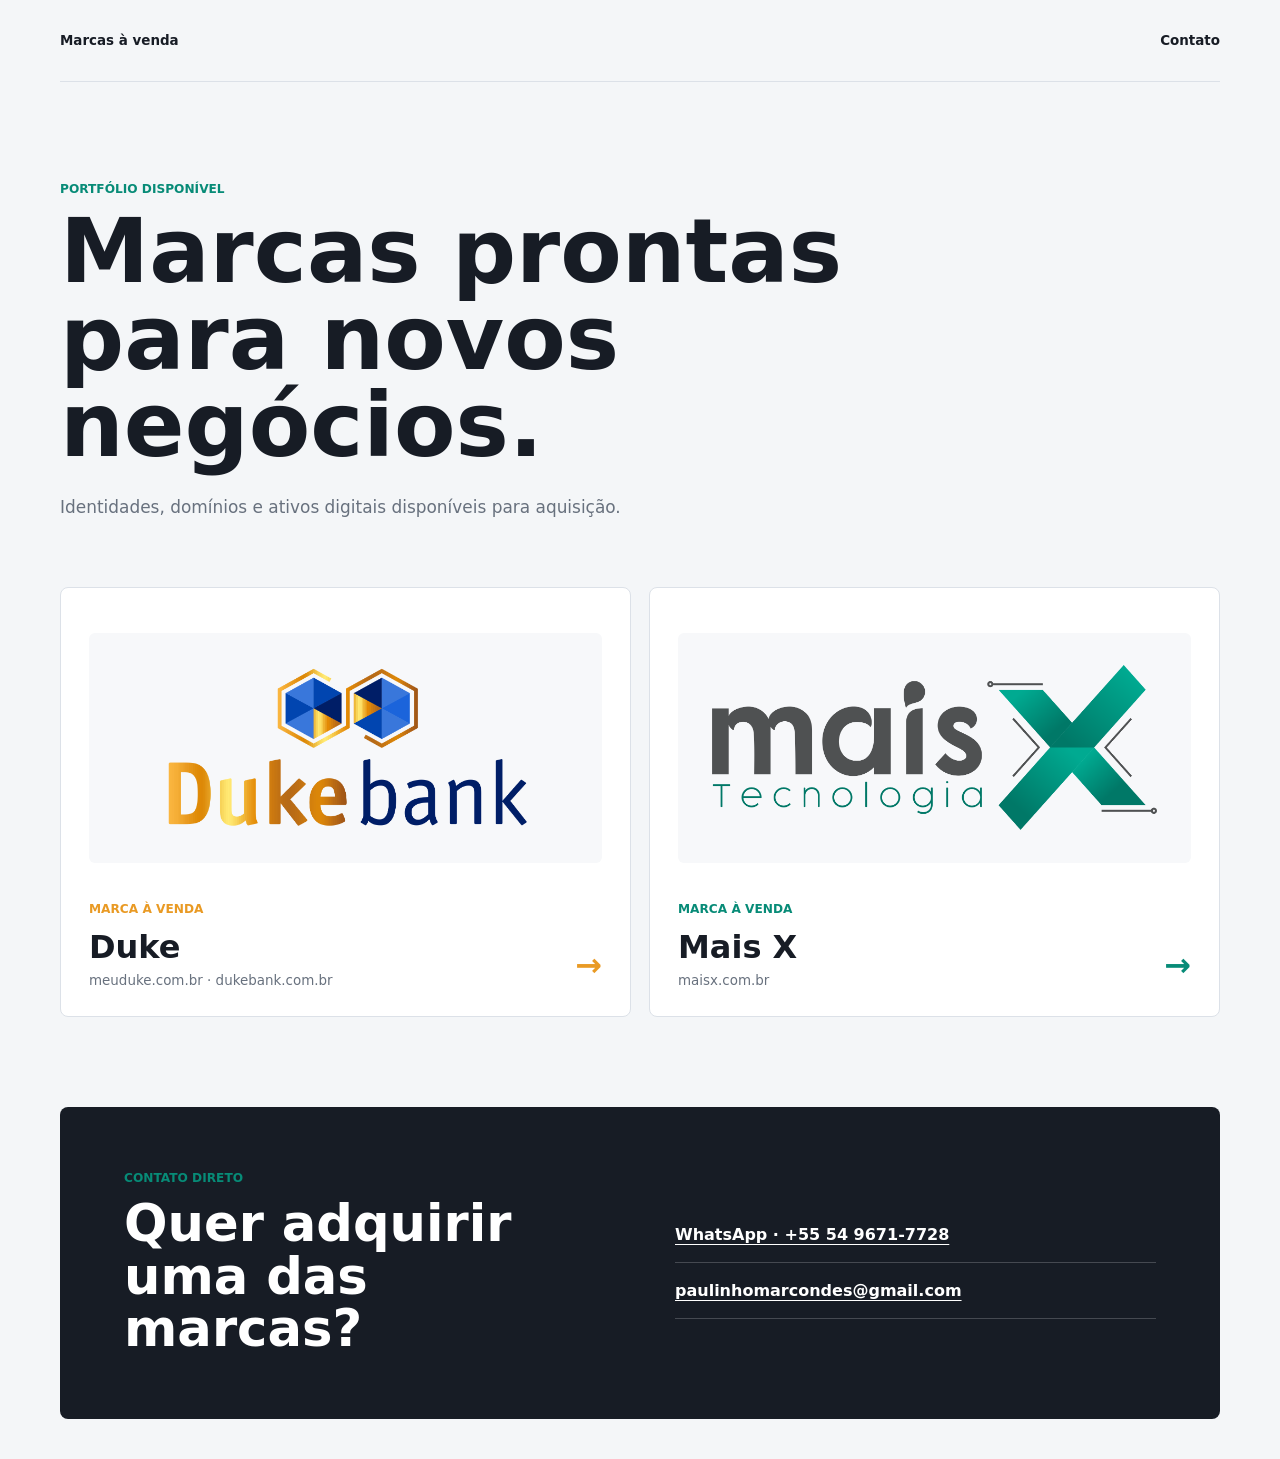
<file: index.html>
<!DOCTYPE html>
<html lang="pt-BR">
  <head>
    <meta charset="UTF-8">
    <meta name="viewport" content="width=device-width, initial-scale=1">
    <title>Marcas à venda</title>
    <meta name="description" content="Portfólio de marcas e ativos digitais disponíveis para aquisição.">
    <meta name="theme-color" content="#171c25">
    <link rel="stylesheet" href="styles.css">
  </head>
  <body>
    <header>
      <a href="#inicio">Marcas à venda</a>
      <a href="#contato">Contato</a>
    </header>

    <main id="inicio">
      <section class="intro">
        <p>Portfólio disponível</p>
        <h1>Marcas prontas para novos negócios.</h1>
        <span>Identidades, domínios e ativos digitais disponíveis para aquisição.</span>
      </section>

      <section class="brands" aria-label="Marcas disponíveis">
        <a class="brand-card duke" href="https://meuduke.com.br">
          <div class="logo-wrap">
            <img src="duke/assets/duke-horizontal.png" alt="Duke Bank">
          </div>
          <div>
            <p>Marca à venda</p>
            <h2>Duke</h2>
            <span>meuduke.com.br · dukebank.com.br</span>
          </div>
          <b aria-hidden="true">→</b>
        </a>

        <a class="brand-card maisx" href="https://maisx.com.br">
          <div class="logo-wrap">
            <img src="maisx/assets/mais-x.png" alt="Mais X Tecnologia">
          </div>
          <div>
            <p>Marca à venda</p>
            <h2>Mais X</h2>
            <span>maisx.com.br</span>
          </div>
          <b aria-hidden="true">→</b>
        </a>
      </section>

      <section class="contact" id="contato">
        <div>
          <p>Contato direto</p>
          <h2>Quer adquirir uma das marcas?</h2>
        </div>
        <div class="contact-actions">
          <a
            href="https://wa.me/555496717728?text=Ol%C3%A1%2C%20tenho%20interesse%20em%20uma%20das%20marcas%20%C3%A0%20venda."
            target="_blank"
            rel="noopener noreferrer"
          >
            WhatsApp · +55 54 9671-7728
          </a>
          <a href="mailto:paulinhomarcondes@gmail.com?subject=Interesse%20em%20marca%20%C3%A0%20venda">
            paulinhomarcondes@gmail.com
          </a>
        </div>
      </section>
    </main>
  </body>
</html>
</file>
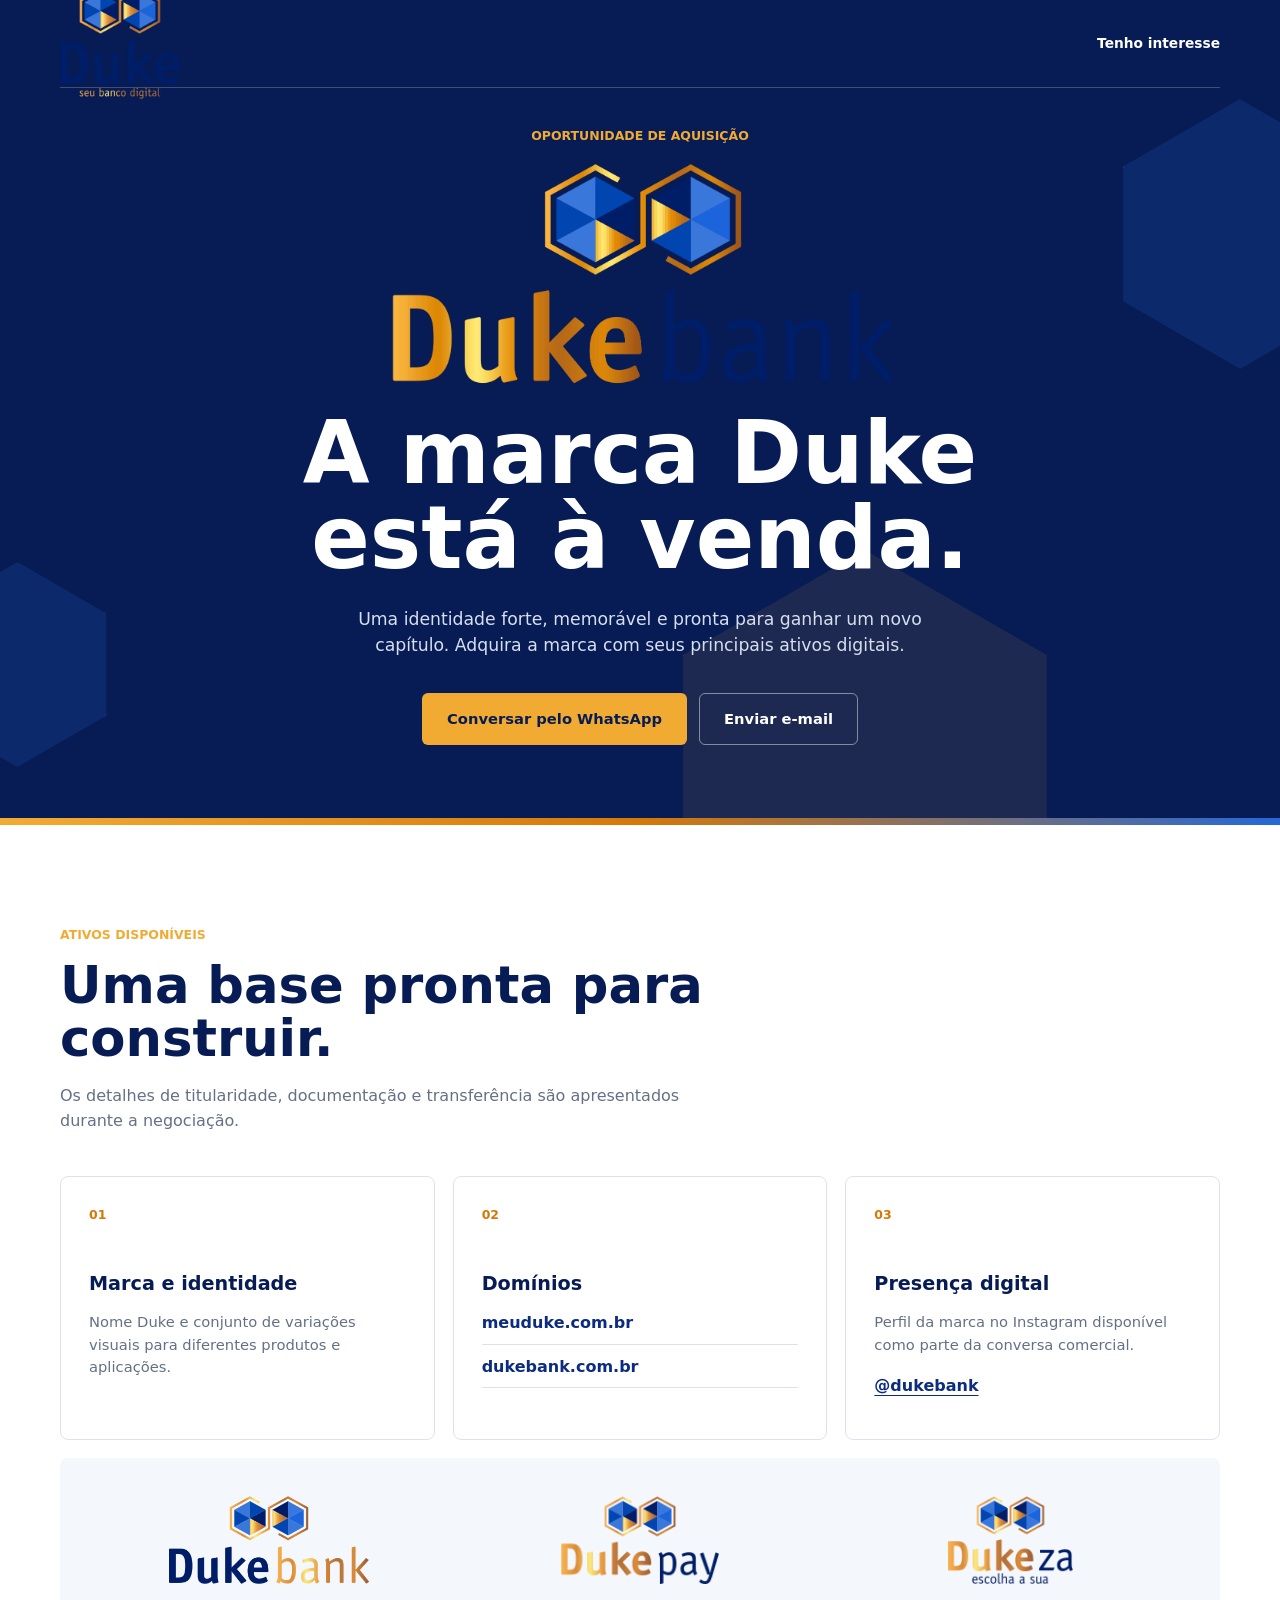
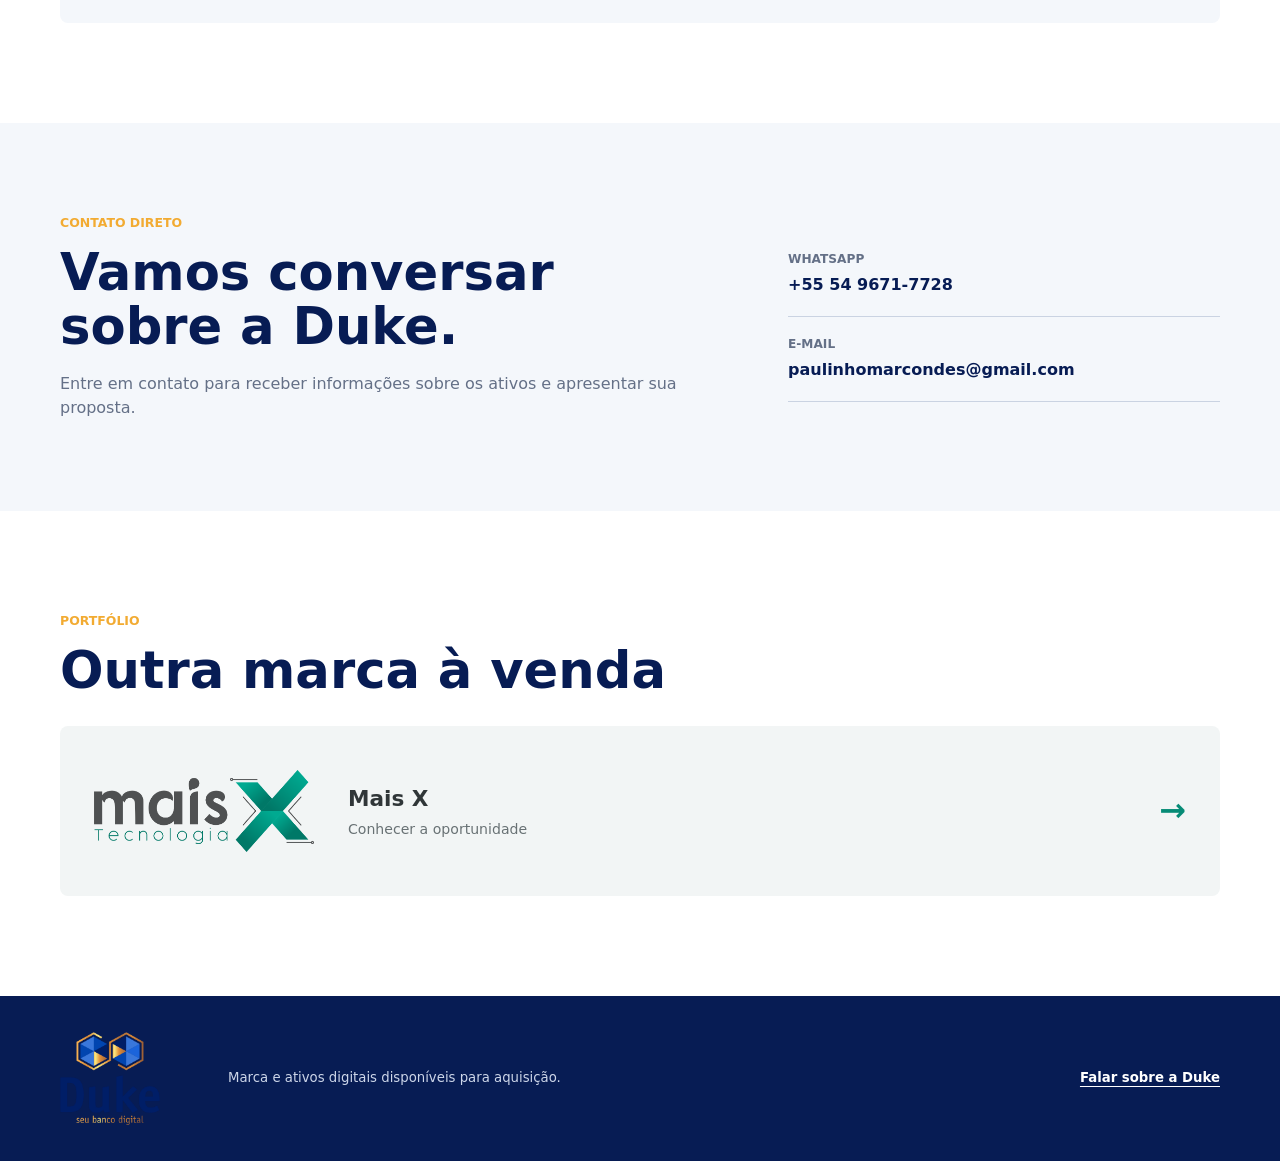
<file: duke/index.html>
<!DOCTYPE html>
<html lang="pt-BR">
  <head>
    <meta charset="UTF-8">
    <meta name="viewport" content="width=device-width, initial-scale=1">
    <title>Duke | Marca e ativos digitais à venda</title>
    <meta
      name="description"
      content="A marca Duke, seus domínios e ativos digitais estão disponíveis para aquisição. Fale diretamente com o proprietário."
    >
    <meta name="theme-color" content="#071c54">
    <meta property="og:type" content="website">
    <meta property="og:locale" content="pt_BR">
    <meta property="og:title" content="Duke | Marca à venda">
    <meta
      property="og:description"
      content="Marca, identidade visual, domínios e presença digital disponíveis para aquisição."
    >
    <meta property="og:image" content="https://meuduke.com.br/assets/duke-horizontal.png">
    <link rel="canonical" href="https://meuduke.com.br/">
    <link rel="icon" type="image/png" href="assets/duke-principal.png">
    <link rel="stylesheet" href="styles.css">
  </head>
  <body>
    <header class="site-header">
      <a class="brand" href="#inicio" aria-label="Duke, início">
        <img src="assets/duke-principal.png" alt="Duke">
      </a>
      <a class="header-contact" href="#contato">Tenho interesse</a>
    </header>

    <main>
      <section class="hero" id="inicio">
        <div class="hero-art" aria-hidden="true">
          <span class="shape shape-one"></span>
          <span class="shape shape-two"></span>
          <span class="shape shape-three"></span>
        </div>

        <div class="hero-content">
          <p class="eyebrow">Oportunidade de aquisição</p>
          <img
            class="hero-logo"
            src="assets/duke-horizontal.png"
            alt="Duke Bank"
            width="2730"
            height="1200"
          >
          <h1>A marca Duke está à venda.</h1>
          <p class="hero-copy">
            Uma identidade forte, memorável e pronta para ganhar um novo capítulo.
            Adquira a marca com seus principais ativos digitais.
          </p>
          <div class="hero-actions">
            <a
              class="button button-primary"
              href="https://wa.me/555496717728?text=Ol%C3%A1%2C%20tenho%20interesse%20na%20marca%20Duke."
              target="_blank"
              rel="noopener noreferrer"
            >
              Conversar pelo WhatsApp
            </a>
            <a class="button button-secondary" href="mailto:paulinhomarcondes@gmail.com?subject=Interesse%20na%20marca%20Duke">
              Enviar e-mail
            </a>
          </div>
        </div>
      </section>

      <section class="assets-section" aria-labelledby="ativos-title">
        <div class="section-heading">
          <p class="eyebrow">Ativos disponíveis</p>
          <h2 id="ativos-title">Uma base pronta para construir.</h2>
          <p>Os detalhes de titularidade, documentação e transferência são apresentados durante a negociação.</p>
        </div>

        <div class="asset-grid">
          <article class="asset-card">
            <span class="asset-number">01</span>
            <h3>Marca e identidade</h3>
            <p>Nome Duke e conjunto de variações visuais para diferentes produtos e aplicações.</p>
          </article>
          <article class="asset-card">
            <span class="asset-number">02</span>
            <h3>Domínios</h3>
            <div class="domain-list">
              <span>meuduke.com.br</span>
              <span>dukebank.com.br</span>
            </div>
          </article>
          <article class="asset-card">
            <span class="asset-number">03</span>
            <h3>Presença digital</h3>
            <p>Perfil da marca no Instagram disponível como parte da conversa comercial.</p>
            <a href="https://www.instagram.com/dukebank/" target="_blank" rel="noopener noreferrer">@dukebank</a>
          </article>
        </div>

        <div class="identity-strip" role="group" aria-label="Variações da identidade visual Duke">
          <img src="assets/duke-bank.png" alt="Variação Duke Bank" loading="lazy">
          <img src="assets/duke-pay.png" alt="Variação Duke Pay" loading="lazy">
          <img src="assets/duke-zap.png" alt="Variação Duke Zap" loading="lazy">
        </div>
      </section>

      <section class="contact-section" id="contato" aria-labelledby="contact-title">
        <div>
          <p class="eyebrow">Contato direto</p>
          <h2 id="contact-title">Vamos conversar sobre a Duke.</h2>
          <p>Entre em contato para receber informações sobre os ativos e apresentar sua proposta.</p>
        </div>
        <div class="contact-links">
          <a
            href="https://wa.me/555496717728?text=Ol%C3%A1%2C%20tenho%20interesse%20na%20marca%20Duke."
            target="_blank"
            rel="noopener noreferrer"
          >
            <span>WhatsApp</span>
            <strong>+55 54 9671-7728</strong>
          </a>
          <a href="mailto:paulinhomarcondes@gmail.com?subject=Interesse%20na%20marca%20Duke">
            <span>E-mail</span>
            <strong>paulinhomarcondes@gmail.com</strong>
          </a>
        </div>
      </section>

      <section class="other-brands" aria-labelledby="other-title">
        <div class="section-heading compact">
          <p class="eyebrow">Portfólio</p>
          <h2 id="other-title">Outra marca à venda</h2>
        </div>
        <a class="brand-card maisx-card" href="https://maisx.com.br">
          <img src="assets/mais-x.png" alt="Mais X Tecnologia" loading="lazy">
          <span>
            <strong>Mais X</strong>
            <small>Conhecer a oportunidade</small>
          </span>
          <b aria-hidden="true">→</b>
        </a>
      </section>
    </main>

    <footer>
      <img src="assets/duke-principal.png" alt="Duke">
      <p>Marca e ativos digitais disponíveis para aquisição.</p>
      <a href="mailto:paulinhomarcondes@gmail.com?subject=Interesse%20na%20marca%20Duke">Falar sobre a Duke</a>
    </footer>
  </body>
</html>
</file>
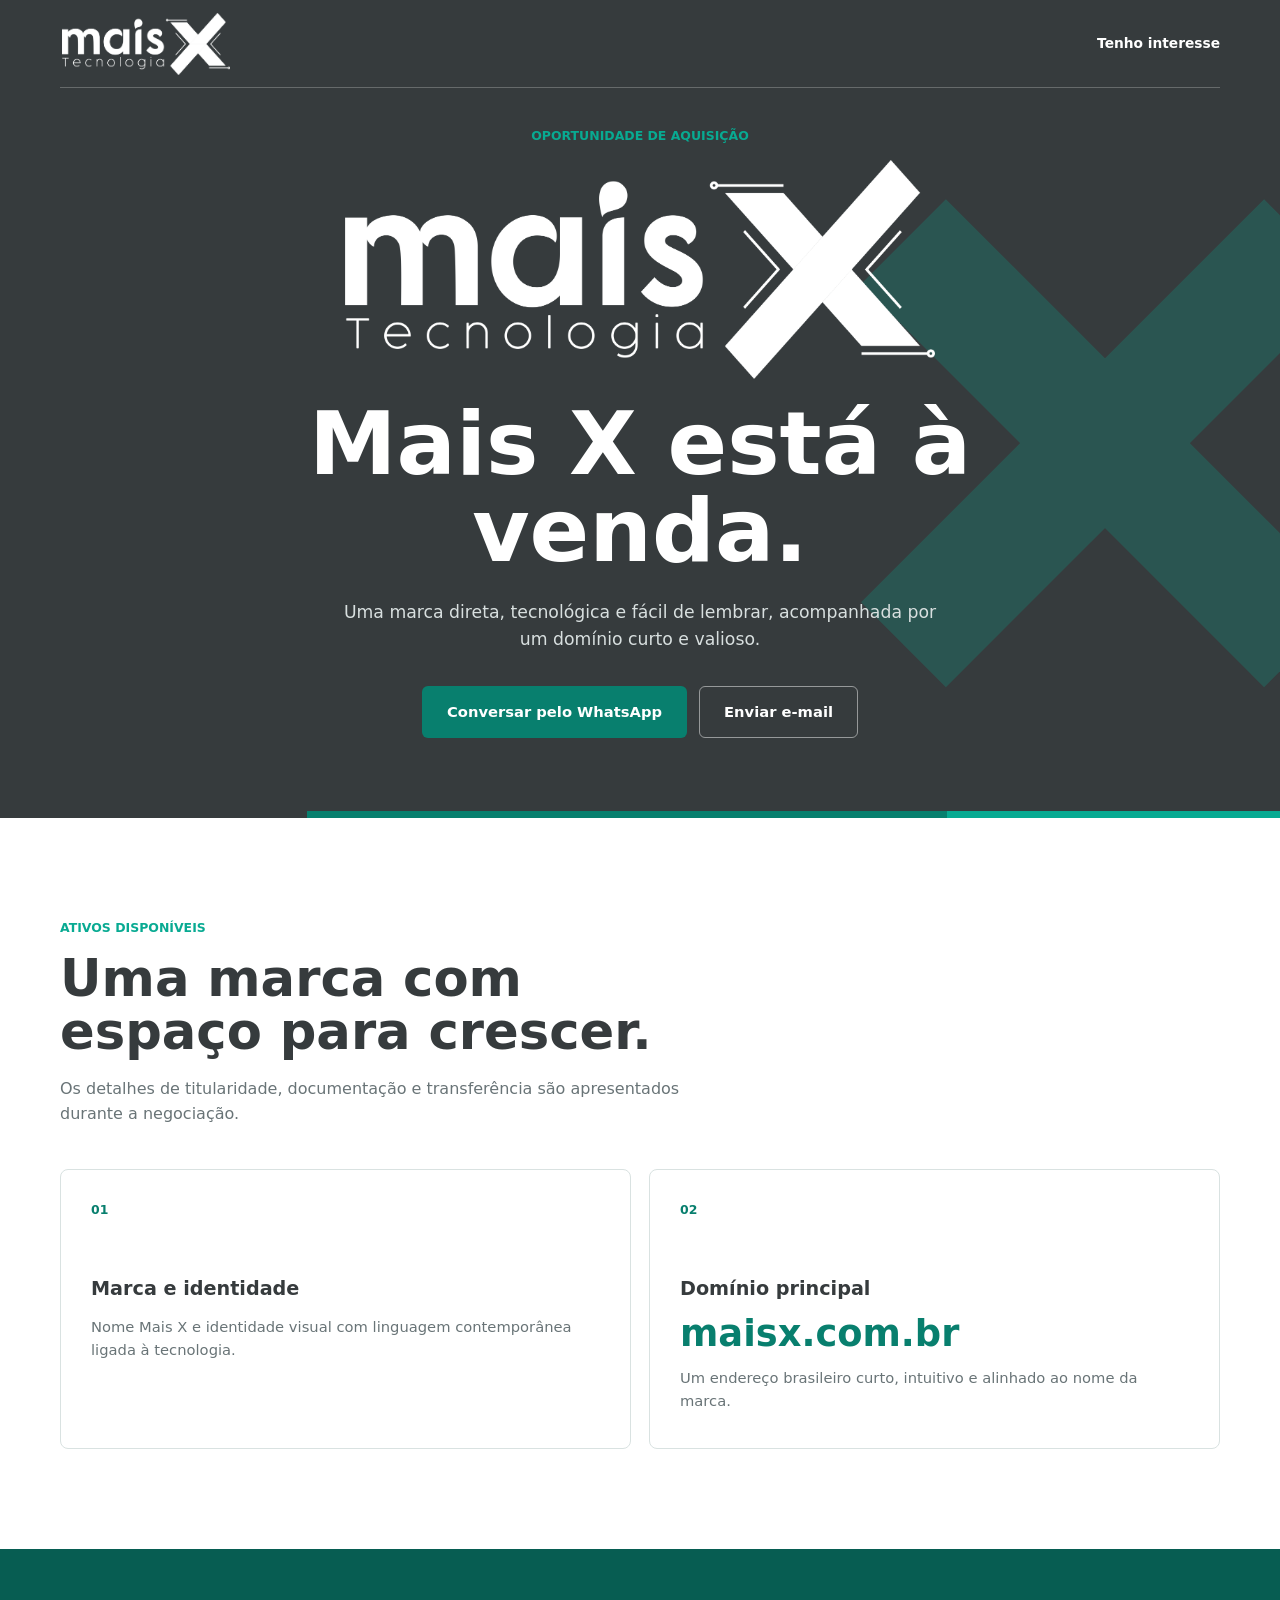
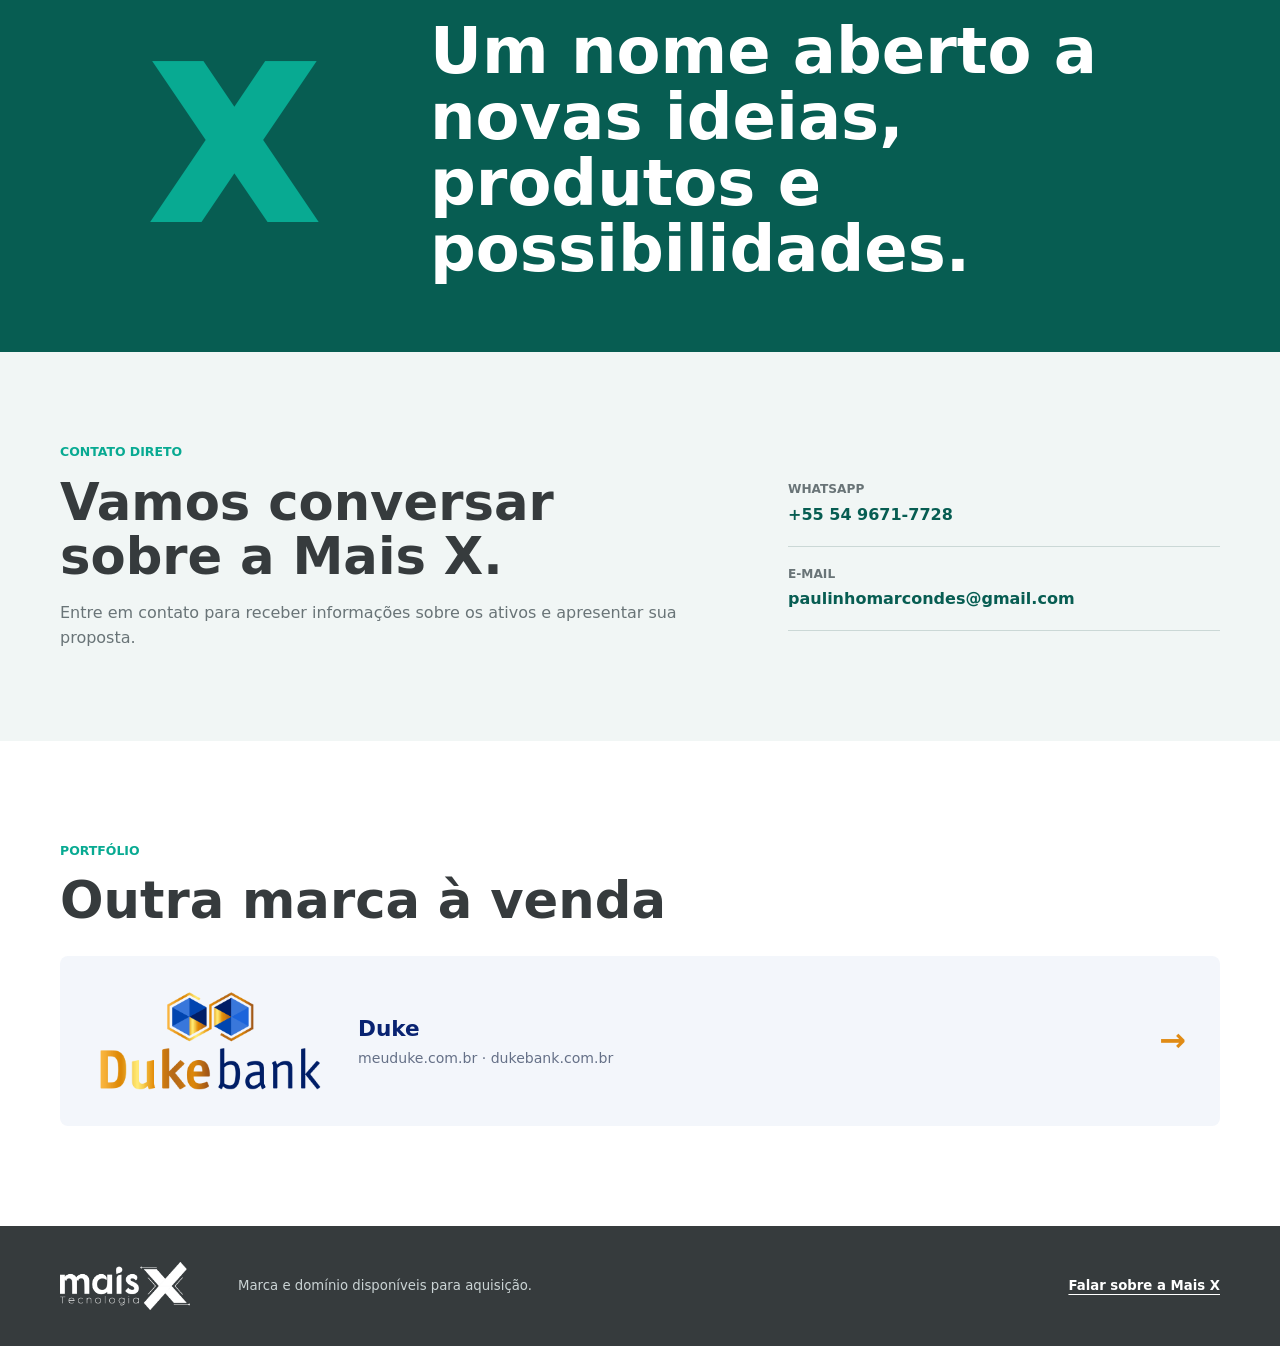
<file: maisx/index.html>
<!DOCTYPE html>
<html lang="pt-BR">
  <head>
    <meta charset="UTF-8">
    <meta name="viewport" content="width=device-width, initial-scale=1">
    <title>Mais X | Marca e domínio à venda</title>
    <meta
      name="description"
      content="A marca Mais X e o domínio maisx.com.br estão disponíveis para aquisição. Fale diretamente com o proprietário."
    >
    <meta name="theme-color" content="#087f6e">
    <meta property="og:type" content="website">
    <meta property="og:locale" content="pt_BR">
    <meta property="og:title" content="Mais X | Marca à venda">
    <meta
      property="og:description"
      content="Marca, identidade visual e domínio maisx.com.br disponíveis para aquisição."
    >
    <meta property="og:image" content="https://maisx.com.br/assets/mais-x.png">
    <link rel="canonical" href="https://maisx.com.br/">
    <link rel="icon" type="image/png" sizes="100x100" href="assets/favicon-x-100x100.png?v=1455087">
    <link rel="apple-touch-icon" sizes="100x100" href="assets/favicon-x-100x100.png?v=1455087">
    <link rel="stylesheet" href="styles.css">
  </head>
  <body>
    <header class="site-header">
      <a class="brand" href="#inicio" aria-label="Mais X, início">
        <img src="assets/mais-x.png" alt="Mais X Tecnologia">
      </a>
      <a class="header-contact" href="#contato">Tenho interesse</a>
    </header>

    <main>
      <section class="hero" id="inicio">
        <div class="hero-symbol" aria-hidden="true">
          <span></span>
          <span></span>
        </div>
        <div class="hero-content">
          <p class="eyebrow">Oportunidade de aquisição</p>
          <img
            class="hero-logo"
            src="assets/mais-x.png"
            alt="Mais X Tecnologia"
            width="1690"
            height="627"
          >
          <h1>Mais X está à venda.</h1>
          <p class="hero-copy">
            Uma marca direta, tecnológica e fácil de lembrar, acompanhada por um domínio curto e valioso.
          </p>
          <div class="hero-actions">
            <a
              class="button button-primary"
              href="https://wa.me/555496717728?text=Ol%C3%A1%2C%20tenho%20interesse%20na%20marca%20Mais%20X."
              target="_blank"
              rel="noopener noreferrer"
            >
              Conversar pelo WhatsApp
            </a>
            <a class="button button-secondary" href="mailto:paulinhomarcondes@gmail.com?subject=Interesse%20na%20marca%20Mais%20X">
              Enviar e-mail
            </a>
          </div>
        </div>
      </section>

      <section class="assets-section" aria-labelledby="ativos-title">
        <div class="section-heading">
          <p class="eyebrow">Ativos disponíveis</p>
          <h2 id="ativos-title">Uma marca com espaço para crescer.</h2>
          <p>Os detalhes de titularidade, documentação e transferência são apresentados durante a negociação.</p>
        </div>

        <div class="asset-grid">
          <article class="asset-card">
            <span class="asset-number">01</span>
            <h3>Marca e identidade</h3>
            <p>Nome Mais X e identidade visual com linguagem contemporânea ligada à tecnologia.</p>
          </article>
          <article class="asset-card domain-card">
            <span class="asset-number">02</span>
            <h3>Domínio principal</h3>
            <strong>maisx.com.br</strong>
            <p>Um endereço brasileiro curto, intuitivo e alinhado ao nome da marca.</p>
          </article>
        </div>
      </section>

      <section class="statement" aria-label="Posicionamento da marca Mais X">
        <div class="statement-mark" aria-hidden="true">X</div>
        <p>Um nome aberto a novas ideias, produtos e possibilidades.</p>
      </section>

      <section class="contact-section" id="contato" aria-labelledby="contact-title">
        <div>
          <p class="eyebrow">Contato direto</p>
          <h2 id="contact-title">Vamos conversar sobre a Mais X.</h2>
          <p>Entre em contato para receber informações sobre os ativos e apresentar sua proposta.</p>
        </div>
        <div class="contact-links">
          <a
            href="https://wa.me/555496717728?text=Ol%C3%A1%2C%20tenho%20interesse%20na%20marca%20Mais%20X."
            target="_blank"
            rel="noopener noreferrer"
          >
            <span>WhatsApp</span>
            <strong>+55 54 9671-7728</strong>
          </a>
          <a href="mailto:paulinhomarcondes@gmail.com?subject=Interesse%20na%20marca%20Mais%20X">
            <span>E-mail</span>
            <strong>paulinhomarcondes@gmail.com</strong>
          </a>
        </div>
      </section>

      <section class="other-brands" aria-labelledby="other-title">
        <div class="section-heading compact">
          <p class="eyebrow">Portfólio</p>
          <h2 id="other-title">Outra marca à venda</h2>
        </div>
        <a class="brand-card duke-card" href="https://meuduke.com.br">
          <img src="assets/duke.png" alt="Duke Bank" loading="lazy">
          <span>
            <strong>Duke</strong>
            <small>meuduke.com.br · dukebank.com.br</small>
          </span>
          <b aria-hidden="true">→</b>
        </a>
      </section>
    </main>

    <footer>
      <img src="assets/mais-x.png" alt="Mais X Tecnologia">
      <p>Marca e domínio disponíveis para aquisição.</p>
      <a href="mailto:paulinhomarcondes@gmail.com?subject=Interesse%20na%20marca%20Mais%20X">Falar sobre a Mais X</a>
    </footer>
  </body>
</html>
</file>
<file: styles.css>
:root {
  color-scheme: light;
  --ink: #171c25;
  --muted: #68717e;
  --line: #dce1e8;
  --paper: #ffffff;
  --soft: #f4f6f8;
  --duke: #0a2a79;
  --gold: #e99a24;
  --maisx: #078b77;
  --max-width: 1160px;
}

* {
  box-sizing: border-box;
}

html {
  scroll-behavior: smooth;
}

body {
  margin: 0;
  color: var(--ink);
  background: var(--soft);
  font-family: Inter, ui-sans-serif, system-ui, -apple-system, BlinkMacSystemFont, "Segoe UI", sans-serif;
}

header {
  display: flex;
  width: min(calc(100% - 40px), var(--max-width));
  height: 82px;
  align-items: center;
  justify-content: space-between;
  margin: 0 auto;
  border-bottom: 1px solid var(--line);
}

header a {
  color: var(--ink);
  font-size: 0.84rem;
  font-weight: 800;
  text-decoration: none;
}

main {
  width: min(calc(100% - 40px), var(--max-width));
  margin: 0 auto;
}

.intro {
  max-width: 820px;
  padding: 100px 0 66px;
}

.intro p,
.brand-card p,
.contact p {
  margin: 0 0 12px;
  color: var(--maisx);
  font-size: 0.76rem;
  font-weight: 850;
  text-transform: uppercase;
}

.intro h1 {
  margin: 0;
  font-size: clamp(2.8rem, 7vw, 5.6rem);
  line-height: 0.97;
  letter-spacing: 0;
}

.intro span {
  display: block;
  max-width: 580px;
  margin-top: 25px;
  color: var(--muted);
  font-size: 1.06rem;
  line-height: 1.6;
}

.brands {
  display: grid;
  grid-template-columns: repeat(2, minmax(0, 1fr));
  gap: 18px;
  padding-bottom: 90px;
}

.brand-card {
  display: grid;
  grid-template-columns: 1fr auto;
  min-height: 430px;
  align-items: end;
  gap: 22px;
  padding: 28px;
  border: 1px solid var(--line);
  border-radius: 8px;
  color: var(--ink);
  text-decoration: none;
  background: var(--paper);
  transition: transform 180ms ease, box-shadow 180ms ease;
}

.brand-card:hover,
.brand-card:focus-visible {
  transform: translateY(-3px);
  box-shadow: 0 18px 46px rgb(23 28 37 / 11%);
}

.logo-wrap {
  display: grid;
  grid-column: 1 / -1;
  min-height: 230px;
  place-items: center;
  padding: 24px;
  border-radius: 6px;
  background: #f7f8fa;
}

.logo-wrap img {
  display: block;
  width: 100%;
  max-height: 165px;
  object-fit: contain;
}

.brand-card h2 {
  margin: 0;
  font-size: 2rem;
  letter-spacing: 0;
}

.brand-card span {
  display: block;
  margin-top: 7px;
  color: var(--muted);
  font-size: 0.84rem;
}

.brand-card b {
  padding-bottom: 4px;
  font-size: 2rem;
}

.duke p,
.duke b {
  color: var(--gold);
}

.maisx p,
.maisx b {
  color: var(--maisx);
}

.contact {
  display: grid;
  grid-template-columns: 1fr 1fr;
  gap: 70px;
  margin-bottom: 40px;
  padding: 64px;
  border-radius: 8px;
  color: white;
  background: var(--ink);
}

.contact h2 {
  max-width: 490px;
  margin: 0;
  font-size: clamp(2rem, 4vw, 3.4rem);
  line-height: 1.03;
  letter-spacing: 0;
}

.contact-actions {
  display: flex;
  flex-direction: column;
  justify-content: center;
}

.contact-actions a {
  padding: 18px 0;
  border-bottom: 1px solid rgb(255 255 255 / 20%);
  color: white;
  font-weight: 750;
  overflow-wrap: anywhere;
  text-decoration-thickness: 1px;
  text-underline-offset: 4px;
}

@media (max-width: 760px) {
  .brands,
  .contact {
    grid-template-columns: 1fr;
  }

  .intro {
    padding-top: 72px;
  }

  .contact {
    gap: 30px;
    padding: 36px 24px;
  }
}

@media (max-width: 520px) {
  header,
  main {
    width: calc(100% - 32px);
  }

  .brand-card {
    min-height: 390px;
  }

  .logo-wrap {
    min-height: 205px;
  }
}

@media (prefers-reduced-motion: reduce) {
  html {
    scroll-behavior: auto;
  }

  *,
  *::before,
  *::after {
    transition-duration: 0.01ms !important;
  }
}
</file>
<file: duke/styles.css>
:root {
  color-scheme: light;
  --navy: #071c54;
  --blue: #0c2c81;
  --royal: #2468d8;
  --gold: #f2ab32;
  --amber: #d67808;
  --ink: #101a2d;
  --muted: #647087;
  --line: #dce2ec;
  --paper: #ffffff;
  --soft: #f4f7fb;
  --max-width: 1160px;
}

* {
  box-sizing: border-box;
}

html {
  scroll-behavior: smooth;
}

body {
  margin: 0;
  color: var(--ink);
  background: var(--paper);
  font-family: Inter, ui-sans-serif, system-ui, -apple-system, BlinkMacSystemFont, "Segoe UI", sans-serif;
  line-height: 1.55;
}

a {
  color: inherit;
}

img {
  display: block;
  max-width: 100%;
}

.site-header {
  position: absolute;
  z-index: 10;
  top: 0;
  left: 50%;
  display: flex;
  width: min(calc(100% - 40px), var(--max-width));
  height: 88px;
  align-items: center;
  justify-content: space-between;
  transform: translateX(-50%);
  border-bottom: 1px solid rgb(255 255 255 / 22%);
}

.brand img {
  width: 120px;
}

.header-contact {
  color: white;
  font-size: 0.86rem;
  font-weight: 750;
  text-decoration: none;
}

.hero {
  position: relative;
  display: grid;
  min-height: 720px;
  place-items: center;
  overflow: hidden;
  padding: 126px 24px 80px;
  color: white;
  background: var(--navy);
}

.hero::after {
  position: absolute;
  right: 0;
  bottom: 0;
  left: 0;
  height: 7px;
  content: "";
  background: linear-gradient(90deg, var(--gold), var(--amber), var(--royal));
}

.hero-art {
  position: absolute;
  inset: 0;
  opacity: 0.72;
}

.shape {
  position: absolute;
  display: block;
  width: 270px;
  aspect-ratio: 1;
  transform: rotate(30deg);
  border: 1px solid rgb(255 255 255 / 12%);
  background: rgb(36 104 216 / 24%);
  clip-path: polygon(25% 6.7%, 75% 6.7%, 100% 50%, 75% 93.3%, 25% 93.3%, 0 50%);
}

.shape-one {
  top: 12%;
  right: -95px;
}

.shape-two {
  right: 16%;
  bottom: -145px;
  width: 420px;
  background: rgb(242 171 50 / 13%);
}

.shape-three {
  bottom: 7%;
  left: -85px;
  width: 205px;
}

.hero-content {
  position: relative;
  z-index: 1;
  width: min(100%, 820px);
  text-align: center;
}

.eyebrow {
  margin: 0 0 14px;
  color: var(--gold);
  font-size: 0.78rem;
  font-weight: 850;
  letter-spacing: 0;
  text-transform: uppercase;
}

.hero-logo {
  width: min(100%, 540px);
  max-height: 230px;
  margin: 0 auto 22px;
  object-fit: contain;
}

h1,
h2,
h3,
p {
  overflow-wrap: anywhere;
}

h1 {
  max-width: 760px;
  margin: 0 auto;
  font-size: clamp(2.5rem, 7vw, 5.4rem);
  line-height: 0.98;
  letter-spacing: 0;
}

.hero-copy {
  max-width: 620px;
  margin: 25px auto 0;
  color: #d7deee;
  font-size: 1.08rem;
}

.hero-actions {
  display: flex;
  flex-wrap: wrap;
  justify-content: center;
  gap: 12px;
  margin-top: 34px;
}

.button {
  display: inline-flex;
  min-height: 52px;
  align-items: center;
  justify-content: center;
  padding: 0 24px;
  border: 1px solid transparent;
  border-radius: 6px;
  font-size: 0.92rem;
  font-weight: 800;
  text-decoration: none;
  transition: transform 180ms ease, background 180ms ease, border-color 180ms ease;
}

.button:hover,
.button:focus-visible {
  transform: translateY(-2px);
}

.button-primary {
  color: var(--navy);
  background: var(--gold);
}

.button-primary:hover,
.button-primary:focus-visible {
  background: #ffc553;
}

.button-secondary {
  color: white;
  border-color: rgb(255 255 255 / 46%);
}

.button-secondary:hover,
.button-secondary:focus-visible {
  border-color: white;
  background: rgb(255 255 255 / 8%);
}

.assets-section,
.other-brands {
  width: min(calc(100% - 40px), var(--max-width));
  margin: 0 auto;
  padding: 100px 0;
}

.section-heading {
  max-width: 680px;
  margin-bottom: 42px;
}

.section-heading h2,
.contact-section h2 {
  margin: 0;
  color: var(--navy);
  font-size: clamp(2rem, 4vw, 3.4rem);
  line-height: 1.05;
  letter-spacing: 0;
}

.section-heading > p:last-child,
.contact-section > div > p:last-child {
  margin: 18px 0 0;
  color: var(--muted);
}

.asset-grid {
  display: grid;
  grid-template-columns: repeat(3, minmax(0, 1fr));
  gap: 18px;
}

.asset-card {
  min-height: 264px;
  padding: 28px;
  border: 1px solid var(--line);
  border-radius: 8px;
  background: var(--paper);
}

.asset-number {
  display: block;
  margin-bottom: 45px;
  color: var(--amber);
  font-size: 0.78rem;
  font-weight: 850;
}

.asset-card h3 {
  margin: 0 0 12px;
  color: var(--navy);
  font-size: 1.2rem;
}

.asset-card p {
  margin: 0;
  color: var(--muted);
  font-size: 0.92rem;
}

.asset-card a {
  display: inline-block;
  margin-top: 18px;
  color: var(--blue);
  font-weight: 800;
  text-underline-offset: 4px;
}

.domain-list {
  display: flex;
  flex-direction: column;
  gap: 10px;
}

.domain-list span {
  padding-bottom: 8px;
  color: var(--blue);
  border-bottom: 1px solid var(--line);
  font-weight: 800;
}

.identity-strip {
  display: grid;
  grid-template-columns: repeat(3, minmax(0, 1fr));
  align-items: center;
  gap: 24px;
  min-height: 165px;
  margin-top: 18px;
  padding: 28px 36px;
  border-radius: 8px;
  background: var(--soft);
}

.identity-strip img {
  width: 100%;
  max-height: 88px;
  object-fit: contain;
}

.contact-section {
  display: grid;
  grid-template-columns: minmax(0, 1.2fr) minmax(320px, 0.8fr);
  gap: 80px;
  padding: 90px max(24px, calc((100% - var(--max-width)) / 2));
  background: var(--soft);
}

.contact-links {
  display: flex;
  flex-direction: column;
  justify-content: center;
}

.contact-links a {
  display: flex;
  flex-direction: column;
  gap: 4px;
  padding: 18px 0;
  border-bottom: 1px solid #cad3e2;
  text-decoration: none;
}

.contact-links span {
  color: var(--muted);
  font-size: 0.76rem;
  font-weight: 800;
  text-transform: uppercase;
}

.contact-links strong {
  color: var(--navy);
  font-size: 1rem;
}

.compact {
  margin-bottom: 28px;
}

.brand-card {
  display: grid;
  grid-template-columns: 220px 1fr auto;
  min-height: 170px;
  align-items: center;
  gap: 34px;
  padding: 28px 34px;
  overflow: hidden;
  border-radius: 8px;
  text-decoration: none;
  background: #f2f5f5;
  transition: transform 180ms ease, box-shadow 180ms ease;
}

.brand-card:hover,
.brand-card:focus-visible {
  transform: translateY(-3px);
  box-shadow: 0 18px 42px rgb(9 30 66 / 12%);
}

.brand-card img {
  width: 100%;
  max-height: 105px;
  object-fit: contain;
}

.brand-card span {
  display: flex;
  flex-direction: column;
}

.brand-card strong {
  color: #303638;
  font-size: 1.35rem;
}

.brand-card small {
  margin-top: 3px;
  color: #687174;
  font-size: 0.88rem;
}

.brand-card b {
  color: #078b76;
  font-size: 2rem;
}

footer {
  display: grid;
  grid-template-columns: 140px 1fr auto;
  align-items: center;
  gap: 28px;
  padding: 36px max(24px, calc((100% - var(--max-width)) / 2));
  color: #cdd6e9;
  background: var(--navy);
}

footer img {
  width: 100px;
}

footer p {
  margin: 0;
  font-size: 0.83rem;
}

footer a {
  color: white;
  font-size: 0.83rem;
  font-weight: 800;
  text-underline-offset: 4px;
}

@media (max-width: 820px) {
  .asset-grid,
  .contact-section {
    grid-template-columns: 1fr;
  }

  .asset-card {
    min-height: auto;
  }

  .asset-number {
    margin-bottom: 28px;
  }

  .contact-section {
    gap: 38px;
  }

  .brand-card {
    grid-template-columns: 150px 1fr auto;
  }
}

@media (max-width: 560px) {
  .site-header {
    width: calc(100% - 32px);
  }

  .brand img {
    width: 98px;
  }

  .hero {
    min-height: 680px;
    padding-right: 20px;
    padding-left: 20px;
  }

  .hero-logo {
    max-height: 170px;
  }

  h1 {
    font-size: 2.65rem;
  }

  .hero-actions,
  .button {
    width: 100%;
  }

  .assets-section,
  .other-brands {
    width: calc(100% - 32px);
    padding: 72px 0;
  }

  .identity-strip {
    grid-template-columns: 1fr;
    padding: 28px;
  }

  .brand-card {
    grid-template-columns: 1fr auto;
    gap: 18px;
  }

  .brand-card img {
    grid-column: 1 / -1;
    max-width: 230px;
  }

  footer {
    grid-template-columns: 1fr;
    gap: 14px;
  }
}

@media (prefers-reduced-motion: reduce) {
  html {
    scroll-behavior: auto;
  }

  *,
  *::before,
  *::after {
    transition-duration: 0.01ms !important;
  }
}
</file>
<file: maisx/styles.css>
:root {
  color-scheme: light;
  --teal: #087f6e;
  --teal-bright: #08aa92;
  --teal-dark: #075d52;
  --charcoal: #363b3d;
  --ink: #1c2729;
  --muted: #697477;
  --line: #d9e2e1;
  --soft: #f1f6f5;
  --paper: #ffffff;
  --max-width: 1160px;
}

* {
  box-sizing: border-box;
}

html {
  scroll-behavior: smooth;
}

body {
  margin: 0;
  color: var(--ink);
  background: var(--paper);
  font-family: Inter, ui-sans-serif, system-ui, -apple-system, BlinkMacSystemFont, "Segoe UI", sans-serif;
  line-height: 1.55;
}

a {
  color: inherit;
}

img {
  display: block;
  max-width: 100%;
}

.site-header {
  position: absolute;
  z-index: 10;
  top: 0;
  left: 50%;
  display: flex;
  width: min(calc(100% - 40px), var(--max-width));
  height: 88px;
  align-items: center;
  justify-content: space-between;
  transform: translateX(-50%);
  border-bottom: 1px solid rgb(255 255 255 / 24%);
}

.brand {
  display: flex;
  width: 172px;
  height: 62px;
  align-items: center;
}

.brand img {
  width: 100%;
  height: 100%;
  object-fit: contain;
  filter: brightness(0) invert(1);
}

.header-contact {
  color: white;
  font-size: 0.86rem;
  font-weight: 750;
  text-decoration: none;
}

.hero {
  position: relative;
  display: grid;
  min-height: 720px;
  place-items: center;
  overflow: hidden;
  padding: 126px 24px 80px;
  color: white;
  background: var(--charcoal);
}

.hero::after {
  position: absolute;
  right: 0;
  bottom: 0;
  left: 0;
  height: 7px;
  content: "";
  background: linear-gradient(90deg, var(--charcoal) 0 24%, var(--teal) 24% 74%, var(--teal-bright) 74%);
}

.hero-symbol {
  position: absolute;
  top: 50%;
  right: -110px;
  width: 570px;
  height: 570px;
  transform: translateY(-44%) rotate(45deg);
  opacity: 0.24;
}

.hero-symbol span {
  position: absolute;
  top: 0;
  left: 225px;
  width: 120px;
  height: 570px;
  background: var(--teal-bright);
}

.hero-symbol span:last-child {
  transform: rotate(90deg);
}

.hero-content {
  position: relative;
  z-index: 1;
  width: min(100%, 820px);
  text-align: center;
}

.eyebrow {
  margin: 0 0 14px;
  color: var(--teal-bright);
  font-size: 0.78rem;
  font-weight: 850;
  letter-spacing: 0;
  text-transform: uppercase;
}

.hero-logo {
  width: min(100%, 590px);
  max-height: 220px;
  margin: 0 auto 22px;
  object-fit: contain;
  filter: brightness(0) invert(1);
}

h1,
h2,
h3,
p {
  overflow-wrap: anywhere;
}

h1 {
  margin: 0;
  font-size: clamp(2.6rem, 7vw, 5.5rem);
  line-height: 0.98;
  letter-spacing: 0;
}

.hero-copy {
  max-width: 610px;
  margin: 25px auto 0;
  color: #d8dfdf;
  font-size: 1.08rem;
}

.hero-actions {
  display: flex;
  flex-wrap: wrap;
  justify-content: center;
  gap: 12px;
  margin-top: 34px;
}

.button {
  display: inline-flex;
  min-height: 52px;
  align-items: center;
  justify-content: center;
  padding: 0 24px;
  border: 1px solid transparent;
  border-radius: 6px;
  font-size: 0.92rem;
  font-weight: 800;
  text-decoration: none;
  transition: transform 180ms ease, background 180ms ease, border-color 180ms ease;
}

.button:hover,
.button:focus-visible {
  transform: translateY(-2px);
}

.button-primary {
  color: white;
  background: var(--teal);
}

.button-primary:hover,
.button-primary:focus-visible {
  background: var(--teal-bright);
}

.button-secondary {
  color: white;
  border-color: rgb(255 255 255 / 48%);
}

.button-secondary:hover,
.button-secondary:focus-visible {
  border-color: white;
  background: rgb(255 255 255 / 8%);
}

.assets-section,
.other-brands {
  width: min(calc(100% - 40px), var(--max-width));
  margin: 0 auto;
  padding: 100px 0;
}

.section-heading {
  max-width: 680px;
  margin-bottom: 42px;
}

.section-heading h2,
.contact-section h2 {
  margin: 0;
  color: var(--charcoal);
  font-size: clamp(2rem, 4vw, 3.4rem);
  line-height: 1.05;
  letter-spacing: 0;
}

.section-heading > p:last-child,
.contact-section > div > p:last-child {
  margin: 18px 0 0;
  color: var(--muted);
}

.asset-grid {
  display: grid;
  grid-template-columns: repeat(2, minmax(0, 1fr));
  gap: 18px;
}

.asset-card {
  min-height: 280px;
  padding: 30px;
  border: 1px solid var(--line);
  border-radius: 8px;
  background: var(--paper);
}

.asset-number {
  display: block;
  margin-bottom: 55px;
  color: var(--teal);
  font-size: 0.78rem;
  font-weight: 850;
}

.asset-card h3 {
  margin: 0 0 12px;
  color: var(--charcoal);
  font-size: 1.2rem;
}

.asset-card p {
  margin: 0;
  color: var(--muted);
  font-size: 0.92rem;
}

.domain-card strong {
  display: block;
  margin: -2px 0 13px;
  color: var(--teal);
  font-size: clamp(1.45rem, 4vw, 2.3rem);
  line-height: 1.1;
}

.statement {
  display: grid;
  grid-template-columns: 210px minmax(0, 700px);
  align-items: center;
  justify-content: center;
  gap: 70px;
  min-height: 390px;
  padding: 70px 24px;
  color: white;
  background: var(--teal-dark);
}

.statement-mark {
  color: var(--teal-bright);
  font-size: 13rem;
  font-weight: 950;
  line-height: 0.7;
}

.statement p {
  margin: 0;
  font-size: clamp(2rem, 5vw, 4.3rem);
  font-weight: 800;
  line-height: 1.03;
}

.contact-section {
  display: grid;
  grid-template-columns: minmax(0, 1.2fr) minmax(320px, 0.8fr);
  gap: 80px;
  padding: 90px max(24px, calc((100% - var(--max-width)) / 2));
  background: var(--soft);
}

.contact-links {
  display: flex;
  flex-direction: column;
  justify-content: center;
}

.contact-links a {
  display: flex;
  flex-direction: column;
  gap: 4px;
  padding: 18px 0;
  border-bottom: 1px solid #cbd8d6;
  text-decoration: none;
}

.contact-links span {
  color: var(--muted);
  font-size: 0.76rem;
  font-weight: 800;
  text-transform: uppercase;
}

.contact-links strong {
  color: var(--teal-dark);
  font-size: 1rem;
}

.compact {
  margin-bottom: 28px;
}

.brand-card {
  display: grid;
  grid-template-columns: 230px 1fr auto;
  min-height: 170px;
  align-items: center;
  gap: 34px;
  padding: 28px 34px;
  overflow: hidden;
  border-radius: 8px;
  text-decoration: none;
  background: #f3f6fb;
  transition: transform 180ms ease, box-shadow 180ms ease;
}

.brand-card:hover,
.brand-card:focus-visible {
  transform: translateY(-3px);
  box-shadow: 0 18px 42px rgb(28 39 41 / 12%);
}

.brand-card img {
  width: 100%;
  max-height: 104px;
  object-fit: contain;
}

.brand-card span {
  display: flex;
  flex-direction: column;
}

.brand-card strong {
  color: #092372;
  font-size: 1.35rem;
}

.brand-card small {
  margin-top: 3px;
  color: #657087;
  font-size: 0.88rem;
}

.brand-card b {
  color: #e08b15;
  font-size: 2rem;
}

footer {
  display: grid;
  grid-template-columns: 150px 1fr auto;
  align-items: center;
  gap: 28px;
  padding: 36px max(24px, calc((100% - var(--max-width)) / 2));
  color: #cbd4d5;
  background: var(--charcoal);
}

footer img {
  width: 130px;
  filter: brightness(0) invert(1);
}

footer p {
  margin: 0;
  font-size: 0.83rem;
}

footer a {
  color: white;
  font-size: 0.83rem;
  font-weight: 800;
  text-underline-offset: 4px;
}

@media (max-width: 820px) {
  .contact-section {
    grid-template-columns: 1fr;
    gap: 38px;
  }

  .brand-card {
    grid-template-columns: 160px 1fr auto;
  }
}

@media (max-width: 620px) {
  .site-header {
    width: calc(100% - 32px);
  }

  .brand {
    width: 142px;
    height: 52px;
  }

  .brand img {
    width: 100%;
  }

  .hero {
    min-height: 680px;
    padding-right: 20px;
    padding-left: 20px;
  }

  h1 {
    font-size: 2.75rem;
  }

  .hero-actions,
  .button {
    width: 100%;
  }

  .assets-section,
  .other-brands {
    width: calc(100% - 32px);
    padding: 72px 0;
  }

  .asset-grid {
    grid-template-columns: 1fr;
  }

  .asset-card {
    min-height: auto;
  }

  .asset-number {
    margin-bottom: 30px;
  }

  .statement {
    grid-template-columns: 1fr;
    gap: 24px;
    min-height: 420px;
  }

  .statement-mark {
    font-size: 8rem;
  }

  .brand-card {
    grid-template-columns: 1fr auto;
    gap: 18px;
  }

  .brand-card img {
    grid-column: 1 / -1;
    max-width: 230px;
  }

  footer {
    grid-template-columns: 1fr;
    gap: 14px;
  }
}

@media (prefers-reduced-motion: reduce) {
  html {
    scroll-behavior: auto;
  }

  *,
  *::before,
  *::after {
    transition-duration: 0.01ms !important;
  }
}
</file>
